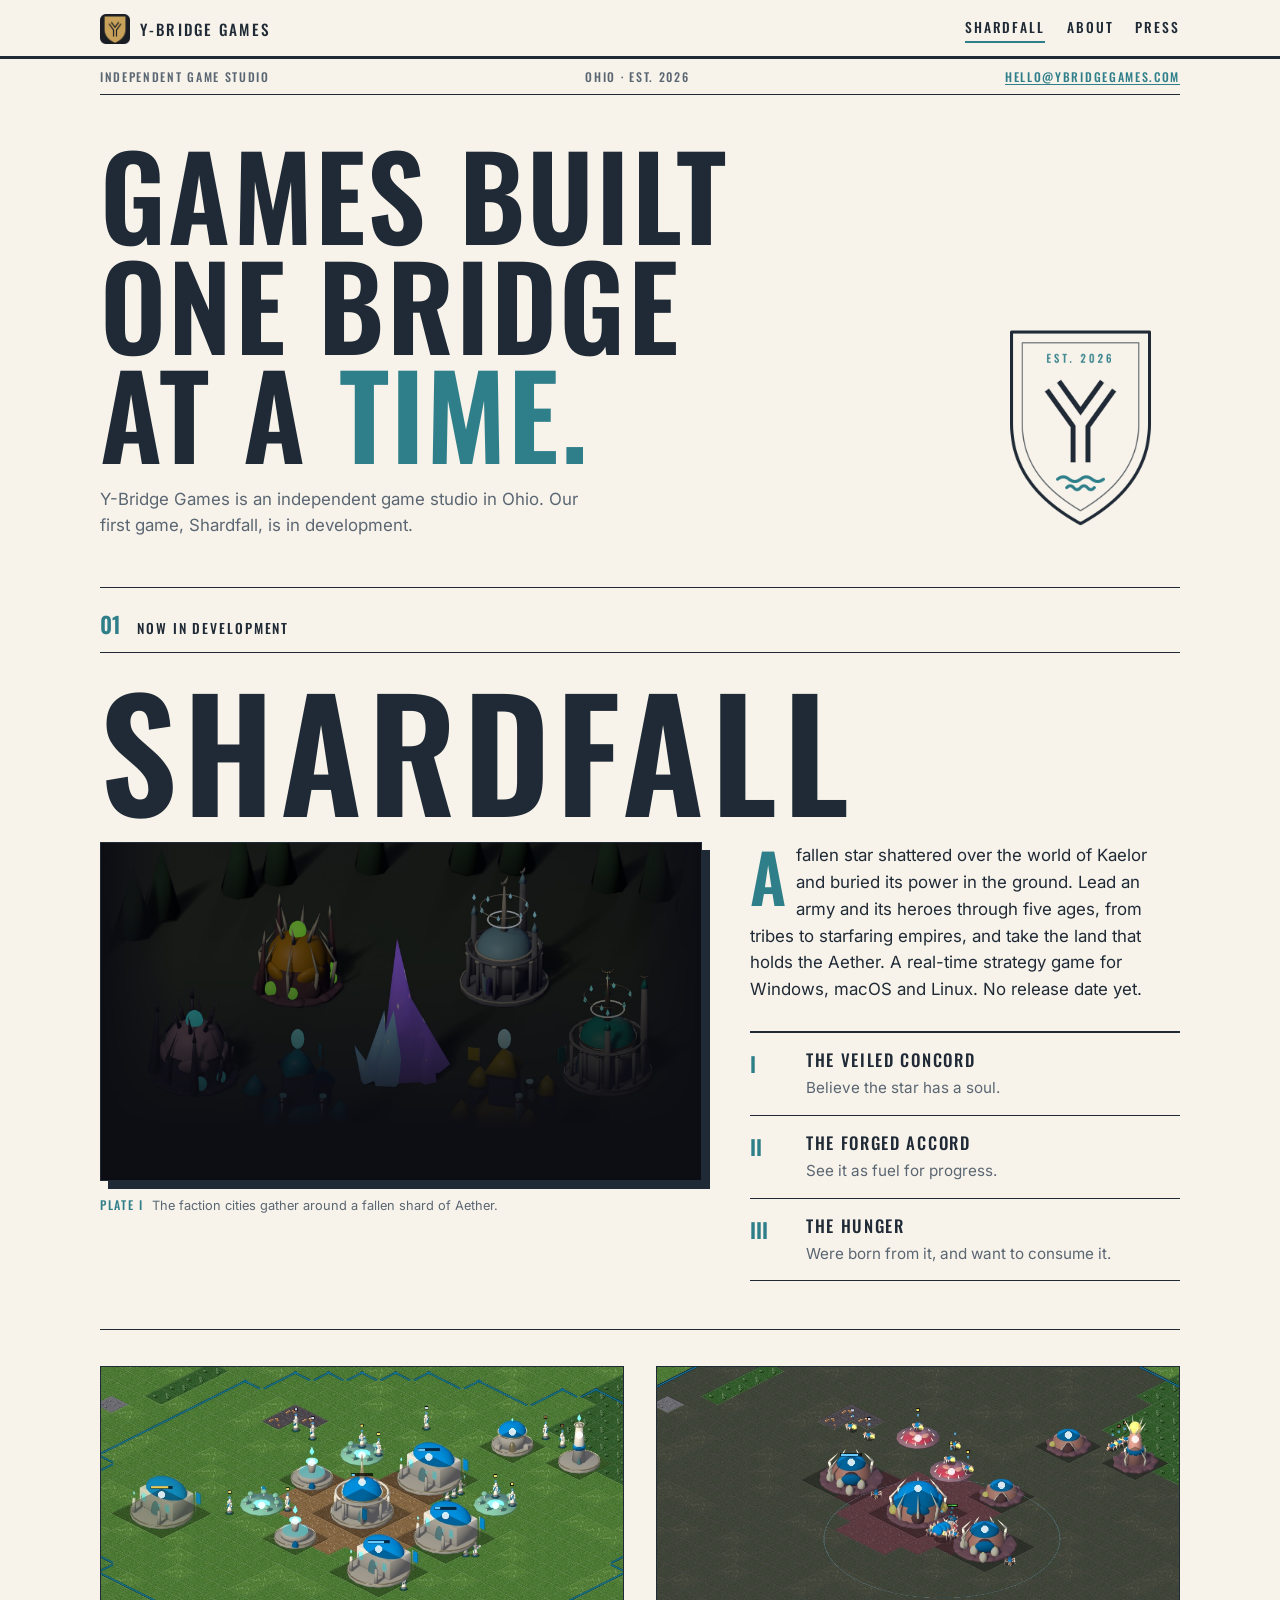
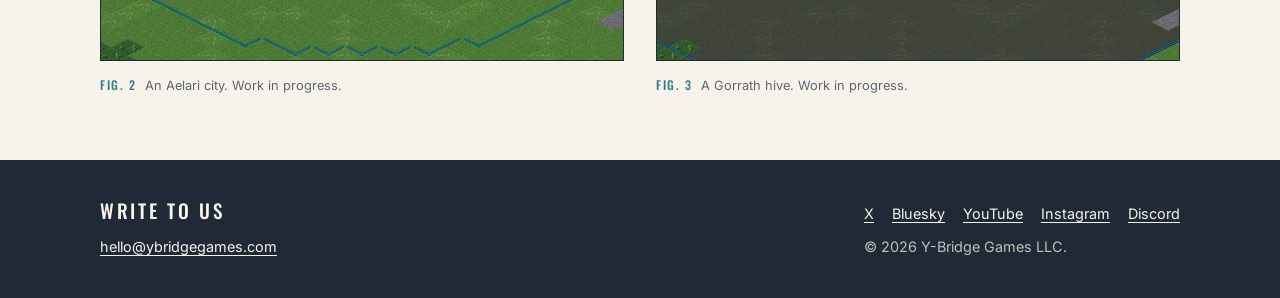
<file: docs/index.html>
<!doctype html>
<html lang="en">
<head>
  <meta charset="utf-8">
  <meta name="viewport" content="width=device-width, initial-scale=1">
  <title>Y-Bridge Games</title>
  <meta name="description" content="Y-Bridge Games is an independent game studio in Ohio. Games built one bridge at a time.">
  <link rel="canonical" href="https://ybridgegames.com/">
  <meta property="og:type" content="website">
  <meta property="og:site_name" content="Y-Bridge Games">
  <meta property="og:title" content="Y-Bridge Games">
  <meta property="og:description" content="Y-Bridge Games is an independent game studio in Ohio. Games built one bridge at a time.">
  <meta property="og:url" content="https://ybridgegames.com/">
  <meta property="og:image" content="https://ybridgegames.com/img/shardfall/key-art.jpg">
  <meta name="twitter:card" content="summary_large_image">
  <meta name="theme-color" content="#F7F3EA">
  <link rel="icon" href="brand/logo/app_icon.svg" type="image/svg+xml">
  <link rel="icon" href="brand/logo/app_icon_128.png" type="image/png" sizes="128x128">
  <link rel="apple-touch-icon" href="brand/logo/app_icon_square.png">
  <link rel="stylesheet" href="css/style.css">
</head>
<body>
  <a class="skip" href="#main">Skip to content</a>

  <header class="site-header">
    <div class="wrap">
      <a class="brand caps" href="./"><img src="brand/logo/app_icon_128.png" alt="" width="30" height="30">Y-Bridge Games</a>
      <nav class="nav caps" aria-label="Main">
        <a href="./#shardfall" aria-current="page">Shardfall</a>
        <a href="about.html">About</a>
        <a href="press.html">Press</a>
      </nav>
    </div>
  </header>

  <main id="main" class="wrap">
    <div class="issue caps"><span>Independent game studio</span><span>Ohio · Est. 2026</span><a href="mailto:hello@ybridgegames.com">hello@ybridgegames.com</a></div>

    <section class="mast">
      <div>
        <h1 class="display">Games built<br>one bridge<br>at a <em>time.</em></h1>
        <p class="sub">Y-Bridge Games is an independent game studio in Ohio. Our first game, Shardfall, is in development.</p>
      </div>
      <img class="crest" src="brand/logo/crest_ivory.png" alt="Y-Bridge Games crest" width="1040" height="1200">
    </section>

    <section id="shardfall" aria-labelledby="shardfall-title">
      <p class="sec-head caps"><b>01</b>Now in development</p>
      <h2 id="shardfall-title" class="display game-title">Shardfall</h2>

      <div class="spread">
        <figure class="plate">
          <img src="img/shardfall/key-art.jpg" alt="Faction cities of Shardfall gathered around a violet Aether shard in a dark forest" width="1920" height="1080">
          <figcaption><span class="caps">Plate I</span>The faction cities gather around a fallen shard of Aether.</figcaption>
        </figure>
        <div>
          <p class="lede">A fallen star shattered over the world of Kaelor and buried its power in the ground. Lead an army and its heroes through five ages, from tribes to starfaring empires, and take the land that holds the Aether. A real-time strategy game for Windows, macOS and Linux. No release date yet.</p>
          <ol class="numbered">
            <li><span class="num">I</span><div><strong>The Veiled Concord</strong><span>Believe the star has a soul.</span></div></li>
            <li><span class="num">II</span><div><strong>The Forged Accord</strong><span>See it as fuel for progress.</span></div></li>
            <li><span class="num">III</span><div><strong>The Hunger</strong><span>Were born from it, and want to consume it.</span></div></li>
          </ol>
        </div>
      </div>

      <div class="figs">
        <figure>
          <img src="img/shardfall/aelari-city.jpg" alt="An Aelari city of domed white halls and glowing fountains" width="1000" height="560" loading="lazy">
          <figcaption><span class="caps">Fig. 2</span>An Aelari city. Work in progress.</figcaption>
        </figure>
        <figure>
          <img src="img/shardfall/swarm-hive.jpg" alt="A Gorrath hive of fleshy domes and bone spikes" width="1000" height="560" loading="lazy">
          <figcaption><span class="caps">Fig. 3</span>A Gorrath hive. Work in progress.</figcaption>
        </figure>
      </div>
    </section>
  </main>

  <footer class="site-footer">
    <div class="wrap">
      <div>
        <p class="big caps">Write to us</p>
        <a href="mailto:hello@ybridgegames.com">hello@ybridgegames.com</a>
      </div>
      <div>
        <ul class="social" aria-label="Y-Bridge Games on social media">
          <li><a href="https://x.com/ybridgegames" rel="me">X</a></li>
          <li><a href="https://bsky.app/profile/y-bridge-games.bsky.social" rel="me">Bluesky</a></li>
          <li><a href="https://www.youtube.com/@ybridgegames" rel="me">YouTube</a></li>
          <li><a href="https://www.instagram.com/ybridgegames/" rel="me">Instagram</a></li>
          <li><a href="https://discord.gg/s3wmYxwC7B" rel="me">Discord</a></li>
        </ul>
        <p class="copyright">© 2026 Y-Bridge Games LLC.</p>
      </div>
    </div>
  </footer>
</body>
</html>
</file>
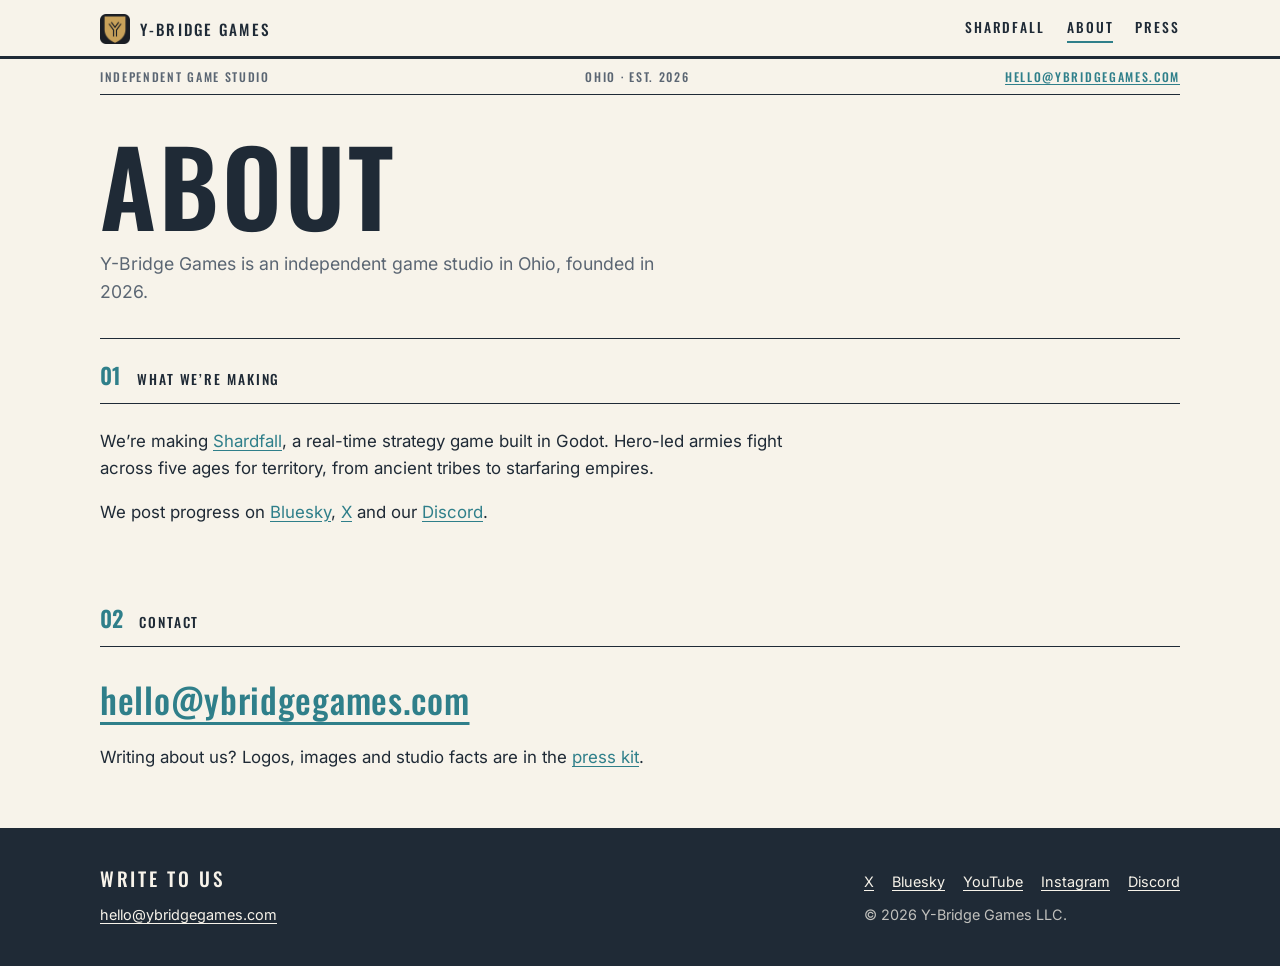
<file: docs/about.html>
<!doctype html>
<html lang="en">
<head>
  <meta charset="utf-8">
  <meta name="viewport" content="width=device-width, initial-scale=1">
  <title>About · Y-Bridge Games</title>
  <meta name="description" content="About Y-Bridge Games, an independent game studio in Ohio founded in 2026.">
  <link rel="canonical" href="https://ybridgegames.com/about.html">
  <meta property="og:type" content="website">
  <meta property="og:site_name" content="Y-Bridge Games">
  <meta property="og:title" content="About · Y-Bridge Games">
  <meta property="og:description" content="About Y-Bridge Games, an independent game studio in Ohio founded in 2026.">
  <meta property="og:url" content="https://ybridgegames.com/about.html">
  <meta property="og:image" content="https://ybridgegames.com/img/shardfall/key-art.jpg">
  <meta name="twitter:card" content="summary_large_image">
  <meta name="theme-color" content="#F7F3EA">
  <link rel="icon" href="brand/logo/app_icon.svg" type="image/svg+xml">
  <link rel="icon" href="brand/logo/app_icon_128.png" type="image/png" sizes="128x128">
  <link rel="apple-touch-icon" href="brand/logo/app_icon_square.png">
  <link rel="stylesheet" href="css/style.css">
</head>
<body>
  <a class="skip" href="#main">Skip to content</a>

  <header class="site-header">
    <div class="wrap">
      <a class="brand caps" href="./"><img src="brand/logo/app_icon_128.png" alt="" width="30" height="30">Y-Bridge Games</a>
      <nav class="nav caps" aria-label="Main">
        <a href="./#shardfall">Shardfall</a>
        <a href="about.html" aria-current="page">About</a>
        <a href="press.html">Press</a>
      </nav>
    </div>
  </header>

  <main id="main" class="wrap">
    <div class="issue caps"><span>Independent game studio</span><span>Ohio · Est. 2026</span><a href="mailto:hello@ybridgegames.com">hello@ybridgegames.com</a></div>

    <section class="page-title">
      <h1 class="display">About</h1>
      <p>Y-Bridge Games is an independent game studio in Ohio, founded in 2026.</p>
    </section>

    <p class="sec-head caps"><b>01</b>What we’re making</p>
    <div class="body-block">
      <p>We’re making <a href="./#shardfall">Shardfall</a>, a real-time strategy game built in Godot. Hero-led armies fight across five ages for territory, from ancient tribes to starfaring empires.</p>
      <p>We post progress on <a href="https://bsky.app/profile/y-bridge-games.bsky.social">Bluesky</a>, <a href="https://x.com/ybridgegames">X</a> and our <a href="https://discord.gg/s3wmYxwC7B">Discord</a>.</p>
    </div>

    <p class="sec-head caps"><b>02</b>Contact</p>
    <div class="body-block">
      <p><a class="big-link" href="mailto:hello@ybridgegames.com">hello@ybridgegames.com</a></p>
      <p>Writing about us? Logos, images and studio facts are in the <a href="press.html">press kit</a>.</p>
    </div>
  </main>

  <footer class="site-footer">
    <div class="wrap">
      <div>
        <p class="big caps">Write to us</p>
        <a href="mailto:hello@ybridgegames.com">hello@ybridgegames.com</a>
      </div>
      <div>
        <ul class="social" aria-label="Y-Bridge Games on social media">
          <li><a href="https://x.com/ybridgegames" rel="me">X</a></li>
          <li><a href="https://bsky.app/profile/y-bridge-games.bsky.social" rel="me">Bluesky</a></li>
          <li><a href="https://www.youtube.com/@ybridgegames" rel="me">YouTube</a></li>
          <li><a href="https://www.instagram.com/ybridgegames/" rel="me">Instagram</a></li>
          <li><a href="https://discord.gg/s3wmYxwC7B" rel="me">Discord</a></li>
        </ul>
        <p class="copyright">© 2026 Y-Bridge Games LLC.</p>
      </div>
    </div>
  </footer>
</body>
</html>
</file>
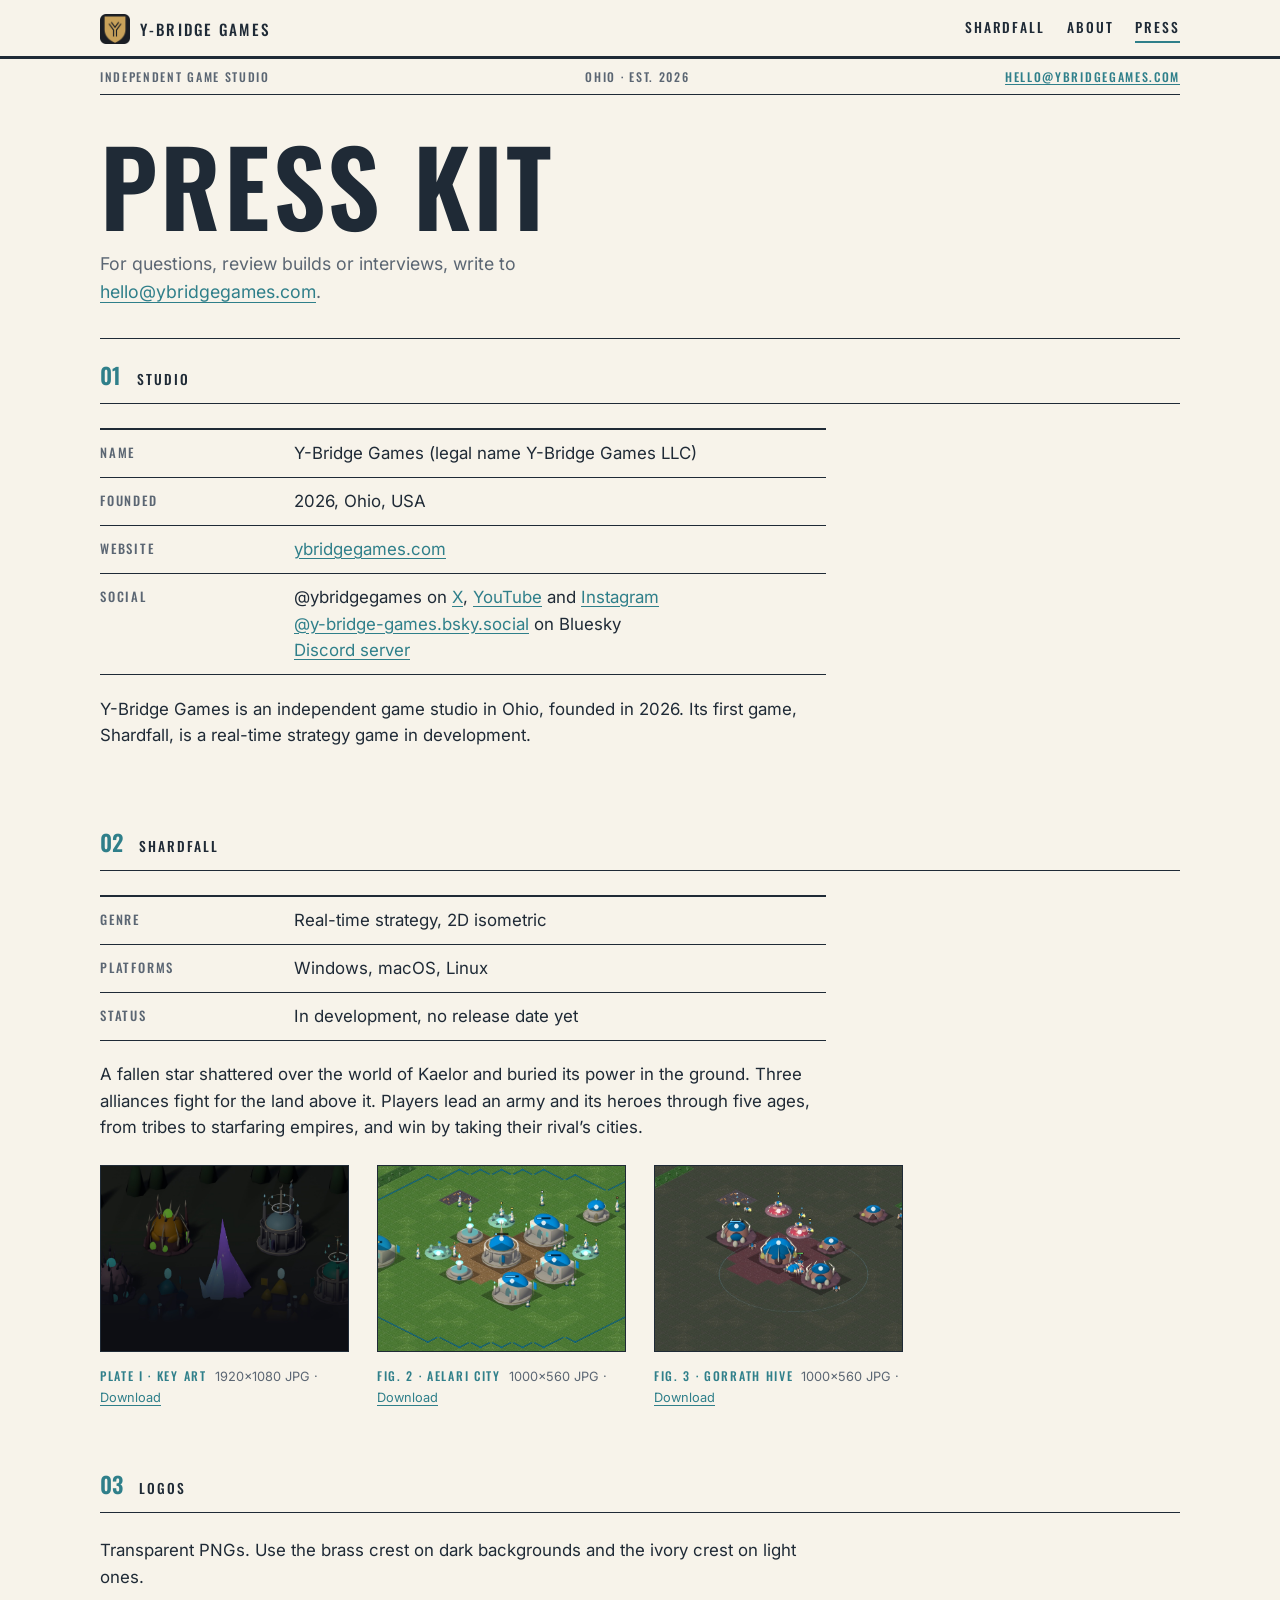
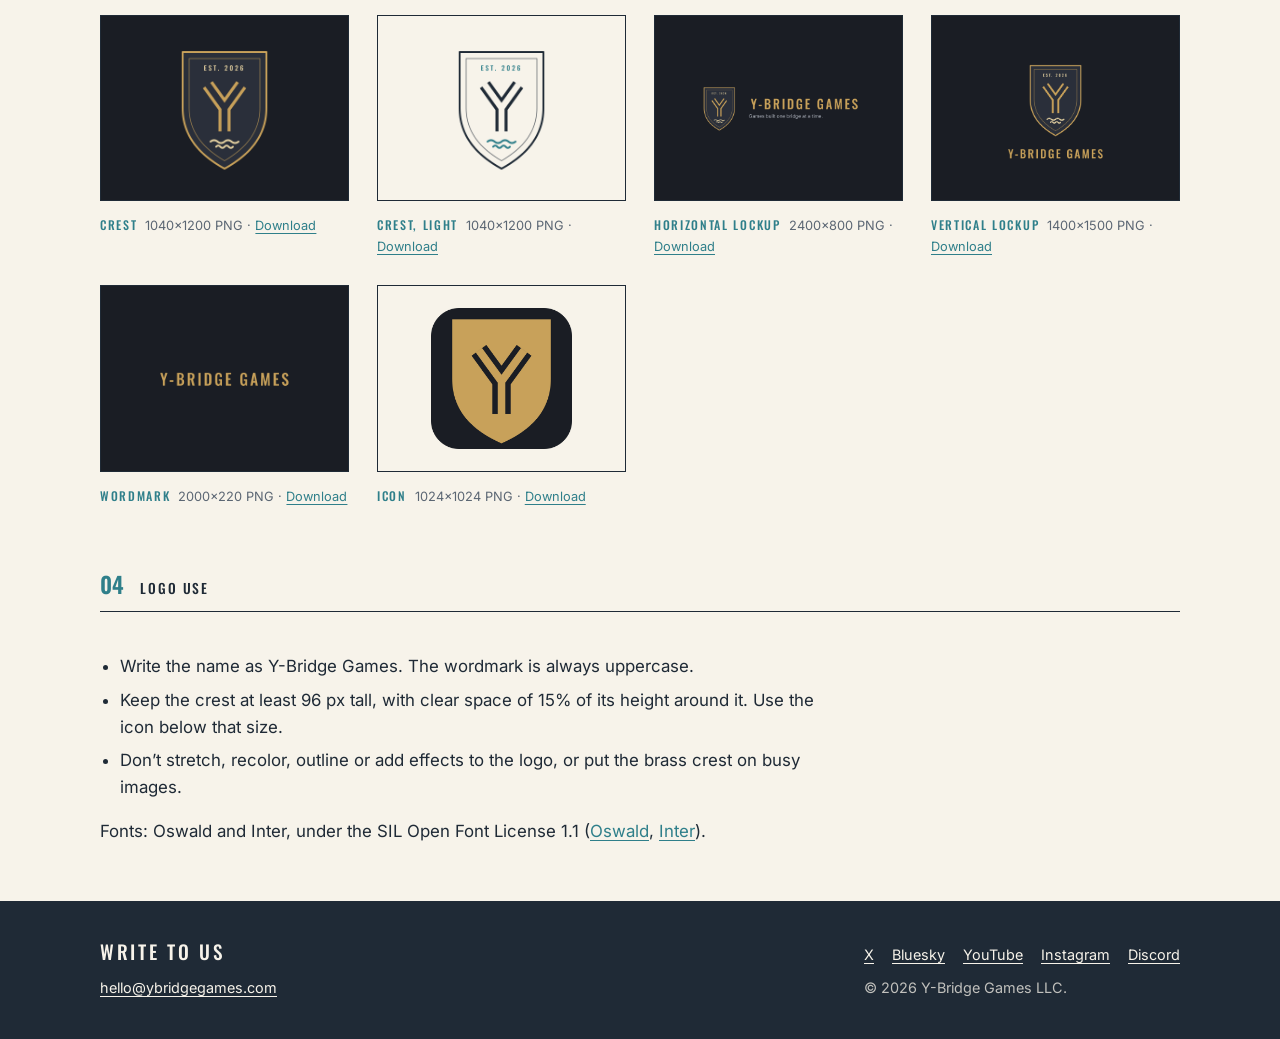
<file: docs/press.html>
<!doctype html>
<html lang="en">
<head>
  <meta charset="utf-8">
  <meta name="viewport" content="width=device-width, initial-scale=1">
  <title>Press Kit · Y-Bridge Games</title>
  <meta name="description" content="Y-Bridge Games press kit: studio facts, Shardfall images and logos.">
  <link rel="canonical" href="https://ybridgegames.com/press.html">
  <meta property="og:type" content="website">
  <meta property="og:site_name" content="Y-Bridge Games">
  <meta property="og:title" content="Press Kit · Y-Bridge Games">
  <meta property="og:description" content="Y-Bridge Games press kit: studio facts, Shardfall images and logos.">
  <meta property="og:url" content="https://ybridgegames.com/press.html">
  <meta property="og:image" content="https://ybridgegames.com/img/shardfall/key-art.jpg">
  <meta name="twitter:card" content="summary_large_image">
  <meta name="theme-color" content="#F7F3EA">
  <link rel="icon" href="brand/logo/app_icon.svg" type="image/svg+xml">
  <link rel="icon" href="brand/logo/app_icon_128.png" type="image/png" sizes="128x128">
  <link rel="apple-touch-icon" href="brand/logo/app_icon_square.png">
  <link rel="stylesheet" href="css/style.css">
</head>
<body>
  <a class="skip" href="#main">Skip to content</a>

  <header class="site-header">
    <div class="wrap">
      <a class="brand caps" href="./"><img src="brand/logo/app_icon_128.png" alt="" width="30" height="30">Y-Bridge Games</a>
      <nav class="nav caps" aria-label="Main">
        <a href="./#shardfall">Shardfall</a>
        <a href="about.html">About</a>
        <a href="press.html" aria-current="page">Press</a>
      </nav>
    </div>
  </header>

  <main id="main" class="wrap">
    <div class="issue caps"><span>Independent game studio</span><span>Ohio · Est. 2026</span><a href="mailto:hello@ybridgegames.com">hello@ybridgegames.com</a></div>

    <section class="page-title">
      <h1 class="display">Press kit</h1>
      <p>For questions, review builds or interviews, write to <a href="mailto:hello@ybridgegames.com">hello@ybridgegames.com</a>.</p>
    </section>

    <p class="sec-head caps"><b>01</b>Studio</p>
    <div class="body-block">
      <dl class="facts">
        <div><dt>Name</dt><dd>Y-Bridge Games (legal name Y-Bridge Games LLC)</dd></div>
        <div><dt>Founded</dt><dd>2026, Ohio, USA</dd></div>
        <div><dt>Website</dt><dd><a href="https://ybridgegames.com">ybridgegames.com</a></dd></div>
        <div><dt>Social</dt><dd>@ybridgegames on
          <a href="https://x.com/ybridgegames">X</a>,
          <a href="https://www.youtube.com/@ybridgegames">YouTube</a> and
          <a href="https://www.instagram.com/ybridgegames/">Instagram</a><br>
          <a href="https://bsky.app/profile/y-bridge-games.bsky.social">@y-bridge-games.bsky.social</a> on Bluesky<br>
          <a href="https://discord.gg/s3wmYxwC7B">Discord server</a></dd></div>
      </dl>
      <p style="margin-top:1.2em">Y-Bridge Games is an independent game studio in Ohio, founded in 2026. Its first game, Shardfall, is a real-time strategy game in development.</p>
    </div>

    <p class="sec-head caps"><b>02</b>Shardfall</p>
    <div class="body-block">
      <dl class="facts">
        <div><dt>Genre</dt><dd>Real-time strategy, 2D isometric</dd></div>
        <div><dt>Platforms</dt><dd>Windows, macOS, Linux</dd></div>
        <div><dt>Status</dt><dd>In development, no release date yet</dd></div>
      </dl>
      <p style="margin-top:1.2em">A fallen star shattered over the world of Kaelor and buried its power in the ground. Three alliances fight for the land above it. Players lead an army and its heroes through five ages, from tribes to starfaring empires, and win by taking their rival’s cities.</p>
      <div class="assets wide">
          <figure class="asset">
            <div class="preview photo"><img src="img/shardfall/key-art.jpg" alt="Shardfall key art" loading="lazy"></div>
            <figcaption><span class="caps">Plate I · Key art</span>1920×1080 JPG · <a href="img/shardfall/key-art.jpg" download>Download</a></figcaption>
          </figure>
          <figure class="asset">
            <div class="preview photo"><img src="img/shardfall/aelari-city.jpg" alt="An Aelari city" loading="lazy"></div>
            <figcaption><span class="caps">Fig. 2 · Aelari city</span>1000×560 JPG · <a href="img/shardfall/aelari-city.jpg" download>Download</a></figcaption>
          </figure>
          <figure class="asset">
            <div class="preview photo"><img src="img/shardfall/swarm-hive.jpg" alt="A Gorrath hive" loading="lazy"></div>
            <figcaption><span class="caps">Fig. 3 · Gorrath hive</span>1000×560 JPG · <a href="img/shardfall/swarm-hive.jpg" download>Download</a></figcaption>
          </figure>
      </div>
    </div>

    <p class="sec-head caps"><b>03</b>Logos</p>
    <div class="body-block">
      <p>Transparent PNGs. Use the brass crest on dark backgrounds and the ivory crest on light ones.</p>
      <div class="assets wide">
          <figure class="asset">
            <div class="preview dark"><img src="brand/logo/crest.png" alt="Brass crest" loading="lazy"></div>
            <figcaption><span class="caps">Crest</span>1040×1200 PNG · <a href="brand/logo/crest.png" download>Download</a></figcaption>
          </figure>
          <figure class="asset">
            <div class="preview"><img src="brand/logo/crest_ivory.png" alt="Ivory crest" loading="lazy"></div>
            <figcaption><span class="caps">Crest, light</span>1040×1200 PNG · <a href="brand/logo/crest_ivory.png" download>Download</a></figcaption>
          </figure>
          <figure class="asset">
            <div class="preview dark"><img src="brand/logo/lockup_horizontal.png" alt="Horizontal lockup" loading="lazy"></div>
            <figcaption><span class="caps">Horizontal lockup</span>2400×800 PNG · <a href="brand/logo/lockup_horizontal.png" download>Download</a></figcaption>
          </figure>
          <figure class="asset">
            <div class="preview dark"><img src="brand/logo/lockup_vertical.png" alt="Vertical lockup" loading="lazy"></div>
            <figcaption><span class="caps">Vertical lockup</span>1400×1500 PNG · <a href="brand/logo/lockup_vertical.png" download>Download</a></figcaption>
          </figure>
          <figure class="asset">
            <div class="preview dark"><img src="brand/logo/wordmark.png" alt="Wordmark" loading="lazy"></div>
            <figcaption><span class="caps">Wordmark</span>2000×220 PNG · <a href="brand/logo/wordmark.png" download>Download</a></figcaption>
          </figure>
          <figure class="asset">
            <div class="preview"><img src="brand/logo/app_icon_512.png" alt="Icon" loading="lazy"></div>
            <figcaption><span class="caps">Icon</span>1024×1024 PNG · <a href="brand/logo/app_icon.png" download>Download</a></figcaption>
          </figure>
      </div>
    </div>

    <p class="sec-head caps"><b>04</b>Logo use</p>
    <div class="body-block">
      <ul class="rules">
        <li>Write the name as Y-Bridge Games. The wordmark is always uppercase.</li>
        <li>Keep the crest at least 96 px tall, with clear space of 15% of its height around it. Use the icon below that size.</li>
        <li>Don’t stretch, recolor, outline or add effects to the logo, or put the brass crest on busy images.</li>
      </ul>
      <p>Fonts: Oswald and Inter, under the SIL Open Font License 1.1 (<a href="brand/fonts/OFL-Oswald.txt">Oswald</a>, <a href="brand/fonts/OFL-Inter.txt">Inter</a>).</p>
    </div>
  </main>

  <footer class="site-footer">
    <div class="wrap">
      <div>
        <p class="big caps">Write to us</p>
        <a href="mailto:hello@ybridgegames.com">hello@ybridgegames.com</a>
      </div>
      <div>
        <ul class="social" aria-label="Y-Bridge Games on social media">
          <li><a href="https://x.com/ybridgegames" rel="me">X</a></li>
          <li><a href="https://bsky.app/profile/y-bridge-games.bsky.social" rel="me">Bluesky</a></li>
          <li><a href="https://www.youtube.com/@ybridgegames" rel="me">YouTube</a></li>
          <li><a href="https://www.instagram.com/ybridgegames/" rel="me">Instagram</a></li>
          <li><a href="https://discord.gg/s3wmYxwC7B" rel="me">Discord</a></li>
        </ul>
        <p class="copyright">© 2026 Y-Bridge Games LLC.</p>
      </div>
    </div>
  </footer>
</body>
</html>
</file>
<file: docs/css/style.css>
/* Y-Bridge Games — site styles. "Field manual" look in the brand's
   light version (Ink & Ivory); colors and type follow brand/BRANDING.md. */

@font-face {
  font-family: "Oswald";
  src: url("../brand/fonts/Oswald-Medium.ttf") format("truetype");
  font-weight: 500;
  font-display: swap;
}
@font-face {
  font-family: "Oswald";
  src: url("../brand/fonts/Oswald-SemiBold.ttf") format("truetype");
  font-weight: 600;
  font-display: swap;
}
@font-face {
  font-family: "Inter";
  src: url("../brand/fonts/Inter-Regular.ttf") format("truetype");
  font-weight: 400;
  font-display: swap;
}
@font-face {
  font-family: "Inter";
  src: url("../brand/fonts/Inter-Medium.ttf") format("truetype");
  font-weight: 500;
  font-display: swap;
}

:root {
  /* Ink & Ivory (light version) */
  --ivory: #F7F3EA;
  --ink: #1F2A36;
  --teal: #2F7F8A;
  --soft: #5B6673;     /* ink at reduced strength, for captions */
  /* Brass & Charcoal, for previews of the dark logo */
  --ground: #1A1D24;

  --display: "Oswald", "Arial Narrow", sans-serif;
  --body: "Inter", system-ui, -apple-system, "Segoe UI", sans-serif;
  --track: 0.14em;
  --max: 1160px;
  --gutter: 16px;
  color-scheme: light;
}
@media (min-width: 700px) { :root { --gutter: 40px; } }

*, *::before, *::after { box-sizing: border-box; }

html { -webkit-text-size-adjust: 100%; }

body {
  margin: 0;
  background: var(--ivory);
  color: var(--ink);
  font-family: var(--body);
  font-size: 1.05rem;
  line-height: 1.6;
  display: flex;
  flex-direction: column;
  min-height: 100vh;
}

main { flex: 1; }

img { max-width: 100%; height: auto; display: block; }

a { color: var(--teal); text-underline-offset: 0.2em; }
a:hover { color: var(--ink); }
a:focus-visible { outline: 2px solid var(--teal); outline-offset: 3px; }

p { margin: 0 0 1em; }

.wrap {
  width: 100%;
  max-width: var(--max);
  margin: 0 auto;
  padding: 0 var(--gutter);
}

.caps {
  font-family: var(--display);
  font-weight: 500;
  text-transform: uppercase;
  letter-spacing: var(--track);
}

.sr-only {
  position: absolute; width: 1px; height: 1px; padding: 0; margin: -1px;
  overflow: hidden; clip: rect(0 0 0 0); white-space: nowrap; border: 0;
}

.skip {
  position: absolute; left: var(--gutter); top: -40px;
  background: var(--ink); color: var(--ivory); padding: 6px 12px; z-index: 10;
}
.skip:focus { top: 8px; }

/* ---------- Header ---------- */

.site-header { border-bottom: 3px solid var(--ink); }
.site-header .wrap {
  display: flex;
  justify-content: space-between;
  align-items: center;
  gap: 10px 24px;
  flex-wrap: wrap;
  padding-top: 14px;
  padding-bottom: 12px;
}
.brand {
  display: flex;
  align-items: center;
  gap: 10px;
  color: var(--ink);
  text-decoration: none;
  font-size: 0.95rem;
}
.brand img { width: 30px; height: 30px; }
.nav { display: flex; flex-wrap: wrap; gap: 4px 22px; font-size: 0.85rem; }
.nav a { color: var(--ink); text-decoration: none; padding: 2px 0; border-bottom: 2px solid transparent; }
.nav a:hover { color: var(--teal); }
.nav a[aria-current="page"] { border-bottom-color: var(--teal); }

/* The thin "issue line" under the header. */
.issue {
  display: flex;
  justify-content: space-between;
  flex-wrap: wrap;
  gap: 4px 20px;
  font-size: 0.75rem;
  color: var(--soft);
  padding: 8px 0;
  border-bottom: 1px solid var(--ink);
}

/* ---------- Headings ---------- */

.display {
  font-family: var(--display);
  font-weight: 600;
  text-transform: uppercase;
  line-height: 0.95;
  margin: 0;
}
.display em { font-style: normal; color: var(--teal); }

/* Numbered section head: "01  NOW IN DEVELOPMENT" between rules. */
.sec-head {
  display: flex;
  align-items: baseline;
  gap: 16px;
  padding: 18px 0 10px;
  border-bottom: 1px solid var(--ink);
  font-size: 0.85rem;
  margin: 0;
}
.sec-head b { font-family: var(--display); font-weight: 600; font-size: 1.4rem; color: var(--teal); letter-spacing: 0; }

/* ---------- Home ---------- */

.mast {
  display: grid;
  grid-template-columns: 1fr;
  gap: 28px;
  align-items: end;
  padding: 44px 0 48px;
  border-bottom: 1px solid var(--ink);
}
@media (min-width: 820px) { .mast { grid-template-columns: 1fr auto; gap: 56px; } }
.mast .display { font-size: clamp(3rem, 9vw, 7.4rem); letter-spacing: 0.02em; }
/* At least 150 px tall; the grid gap and padding keep 15% clear space. */
.mast .crest { height: clamp(150px, 20vw, 230px); width: auto; }
.mast .sub { margin: 18px 0 0; color: var(--soft); max-width: 46ch; }

.game-title { font-size: clamp(3.4rem, 12vw, 9.5rem); letter-spacing: 0.04em; line-height: 0.9; margin: 28px 0 24px; }

.spread {
  display: grid;
  grid-template-columns: 1fr;
  gap: 32px;
  padding-bottom: 48px;
}
@media (min-width: 900px) { .spread { grid-template-columns: 7fr 5fr; gap: 48px; } }

figure { margin: 0; }
.plate img { border: 1px solid var(--ink); box-shadow: 8px 8px 0 var(--ink); }
figcaption { font-size: 0.8rem; color: var(--soft); margin-top: 14px; }
figcaption .caps { color: var(--teal); margin-right: 8px; font-size: 0.75rem; }

.lede::first-letter {
  font-family: var(--display);
  font-weight: 600;
  float: left;
  font-size: 4.2rem;
  line-height: 0.82;
  padding: 6px 10px 0 0;
  color: var(--teal);
}

.numbered { list-style: none; padding: 0; margin: 28px 0 0; border-top: 2px solid var(--ink); }
.numbered li {
  display: grid;
  grid-template-columns: 44px 1fr;
  gap: 4px 12px;
  padding: 14px 0;
  border-bottom: 1px solid var(--ink);
}
.numbered .num { font-family: var(--display); font-weight: 600; font-size: 1.3rem; color: var(--teal); }
.numbered strong { display: block; font-family: var(--display); font-weight: 500; text-transform: uppercase; letter-spacing: 0.1em; }
.numbered span { color: var(--soft); font-size: 0.95rem; }

.figs {
  display: grid;
  grid-template-columns: 1fr;
  gap: 32px;
  padding: 36px 0 64px;
  border-top: 1px solid var(--ink);
}
@media (min-width: 700px) { .figs { grid-template-columns: 1fr 1fr; } }
.figs img { border: 1px solid var(--ink); }

/* ---------- Inner pages ---------- */

.page-title { padding: 40px 0 32px; border-bottom: 1px solid var(--ink); }
.page-title .display { font-size: clamp(3rem, 10vw, 6.5rem); letter-spacing: 0.03em; }
.page-title p { margin: 16px 0 0; color: var(--soft); max-width: 52ch; font-size: 1.1rem; }

.body-block { padding: 24px 0 40px; }
.body-block > * { max-width: 66ch; }
.body-block > .wide { max-width: none; }
.big-link { font-family: var(--display); font-weight: 500; font-size: clamp(1.4rem, 4vw, 2.2rem); letter-spacing: 0.02em; }

.facts { margin: 0; border-top: 2px solid var(--ink); }
.facts > div {
  display: grid;
  grid-template-columns: 1fr;
  gap: 2px 24px;
  padding: 10px 0;
  border-bottom: 1px solid var(--ink);
}
@media (min-width: 560px) { .facts > div { grid-template-columns: 170px 1fr; } }
.facts dt { font-family: var(--display); font-weight: 500; text-transform: uppercase; letter-spacing: var(--track); font-size: 0.8rem; color: var(--soft); padding-top: 3px; }
.facts dd { margin: 0; }

.assets {
  display: grid;
  grid-template-columns: repeat(auto-fill, minmax(min(100%, 240px), 1fr));
  gap: 28px;
  margin-top: 24px;
}
.asset .preview {
  aspect-ratio: 4 / 3;
  display: flex;
  align-items: center;
  justify-content: center;
  padding: 22px;
  border: 1px solid var(--ink);
  background: var(--ivory);
}
.asset .preview.dark { background: var(--ground); }
.asset .preview.photo { padding: 0; overflow: hidden; }
.asset .preview.photo img { width: 100%; height: 100%; max-height: none; object-fit: cover; }
.asset .preview img { max-height: 100%; width: auto; object-fit: contain; }

.rules { padding-left: 1.2em; }
.rules li { margin-bottom: 0.4em; }

/* ---------- Footer ---------- */

.site-footer { background: var(--ink); color: var(--ivory); }
.site-footer .wrap {
  display: grid;
  gap: 18px;
  padding-top: 36px;
  padding-bottom: 40px;
  font-size: 0.9rem;
}
@media (min-width: 800px) { .site-footer .wrap { grid-template-columns: 1fr auto; align-items: end; } }
.site-footer a { color: var(--ivory); }
.site-footer a:hover { text-decoration: none; }
.site-footer .big { font-size: 1.2rem; margin: 0 0 8px; }
.social { list-style: none; margin: 0; padding: 0; display: flex; flex-wrap: wrap; gap: 6px 18px; }
.copyright { margin: 10px 0 0; opacity: 0.75; }
</file>
